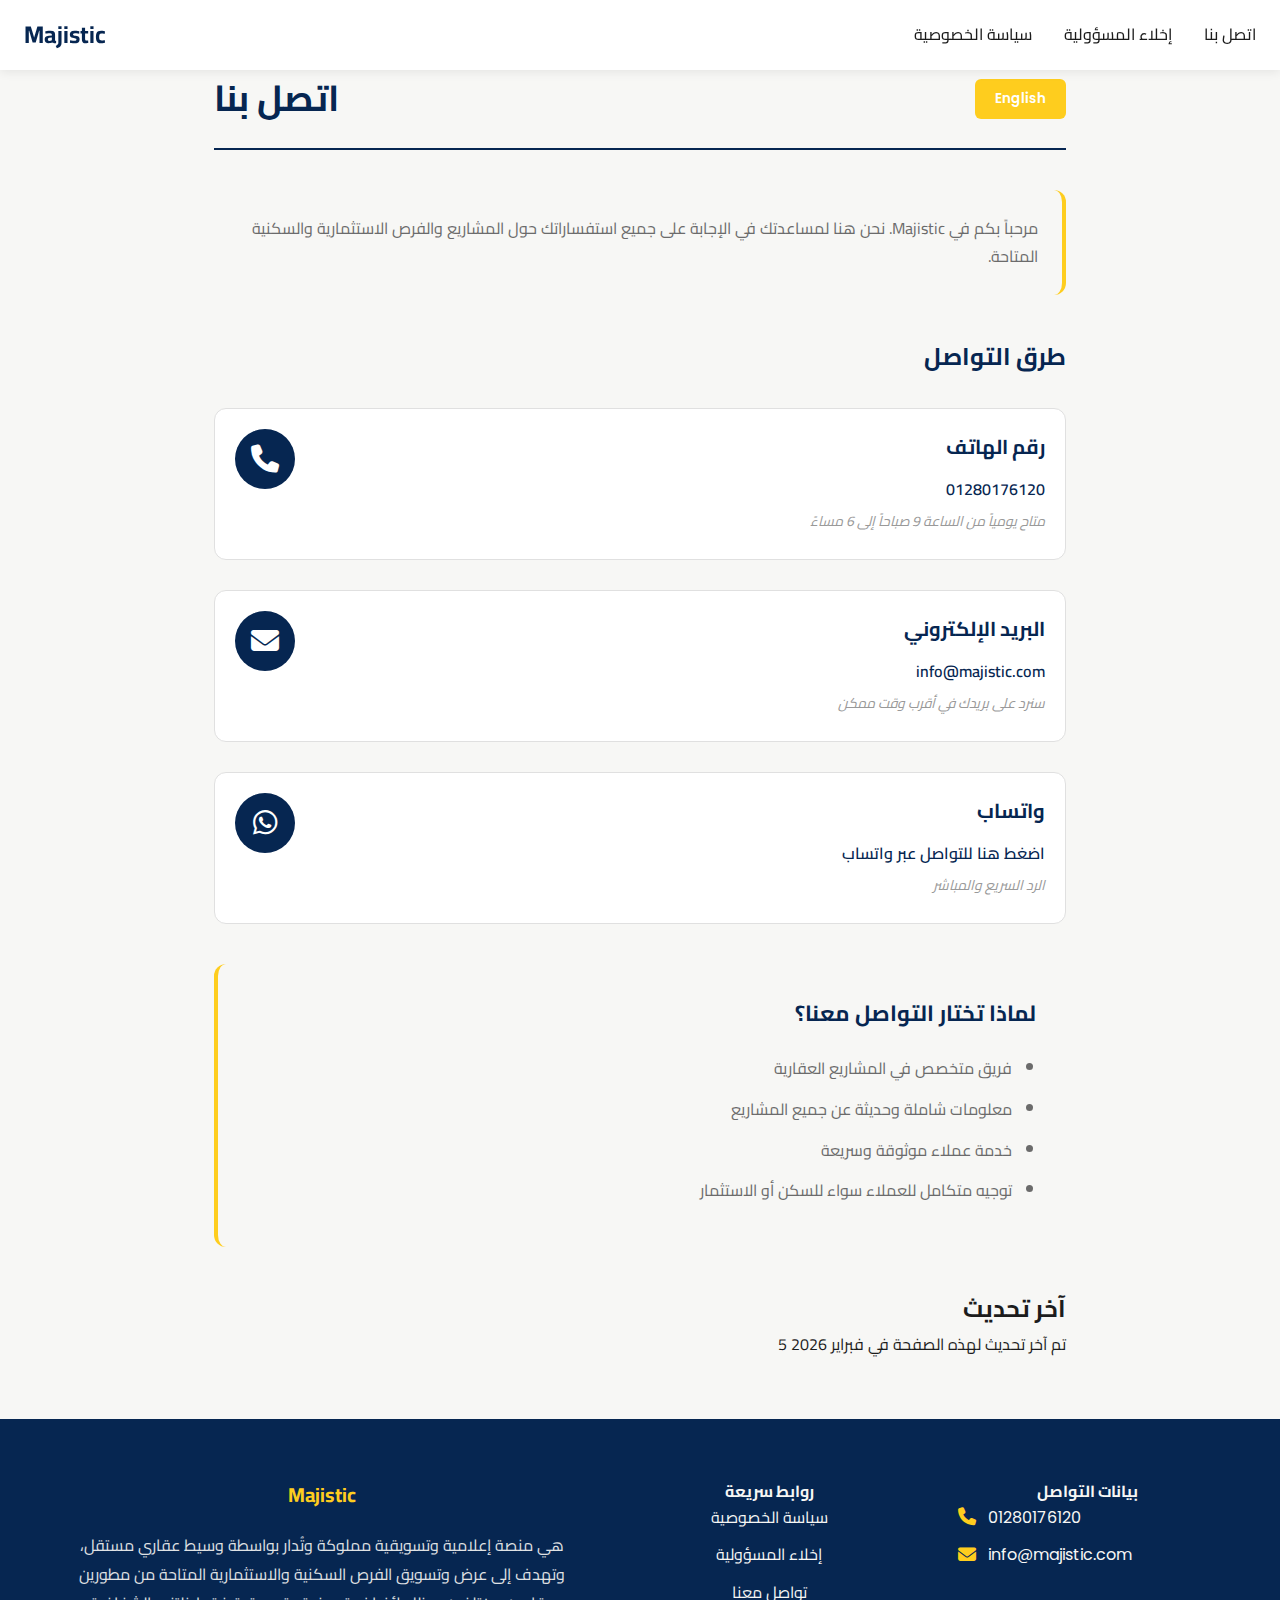
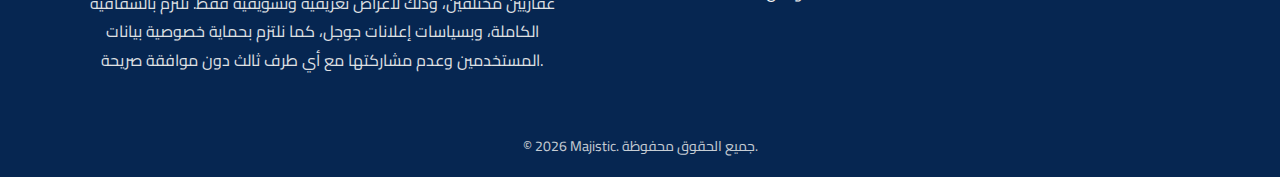
<file: contact.html>
<!DOCTYPE html>
<html lang="en">
<head>
    <meta charset="UTF-8">
    <meta name="viewport" content="width=device-width, initial-scale=1.0">
    <title>اتصل بنا - Majistic</title>
    <link rel="stylesheet" href="css/style.css">
    <link rel="preconnect" href="https://fonts.googleapis.com">
    <link rel="preconnect" href="https://fonts.gstatic.com" crossorigin>
    <link href="https://fonts.googleapis.com/css2?family=Cairo:wght@400;600;700&family=Poppins:wght@400;600;700&display=swap" rel="stylesheet">
    <link rel="stylesheet" href="https://cdnjs.cloudflare.com/ajax/libs/font-awesome/6.5.1/css/all.min.css" crossorigin="anonymous" referrerpolicy="no-referrer" />
    <!-- Google Tag Manager -->
    <script>(function(w,d,s,l,i){w[l]=w[l]||[];w[l].push({'gtm.start':
    new Date().getTime(),event:'gtm.js'});var f=d.getElementsByTagName(s)[0],
    j=d.createElement(s),dl=l!='dataLayer'?'&l='+l:'';j.async=true;j.src=
    'https://www.googletagmanager.com/gtm.js?id='+i+dl;f.parentNode.insertBefore(j,f);
    })(window,document,'script','dataLayer','GTM-MX5JVD54');</script>
    <!-- End Google Tag Manager -->
</head>
<body>
    <!-- Google Tag Manager (noscript) -->
    <noscript><iframe src="https://www.googletagmanager.com/ns.html?id=GTM-MX5JVD54"
    height="0" width="0" style="display:none;visibility:hidden"></iframe></noscript>
    <!-- End Google Tag Manager (noscript) -->
    <!-- Header/Navigation -->
    <header>
        <nav class="navbar">
            <a href="index.html" class="navbar-logo">Majistic</a>
            
            <ul class="navbar-menu">
                <li><a href="privacy.html">سياسة الخصوصية</a></li>
                <li><a href="disclaimer.html">إخلاء المسؤولية</a></li>
                <li><a href="contact.html">اتصل بنا</a></li>
            </ul>

            <div class="hamburger">
                <span></span>
                <span></span>
                <span></span>
            </div>
        </nav>
    </header>

    <div class="menu-overlay"></div>

    <!-- Main Content -->
    <main>
        <section class="contact-info-section">
            <div class="contact-header">
                <h1 id="contact-title">اتصل بنا</h1>
                <button class="lang-toggle" onclick="toggleLanguage()">English</button>
            </div>

            <!-- Arabic Content -->
            <div id="arabic-content" class="contact-content">
                <div class="contact-intro">
                    <p dir="auto">مرحباً بكم في <span dir="ltr">Majistic</span>. نحن هنا لمساعدتك في الإجابة على جميع استفساراتك حول المشاريع والفرص الاستثمارية والسكنية المتاحة.</p>
                </div>

                <div class="contact-methods">
                    <h2 dir="auto">طرق التواصل</h2>
                    
                    <div class="contact-item">
                        <div class="contact-icon">
                            <i class="fa-solid fa-phone"></i>
                        </div>
                        <div class="contact-details">
                            <h3 dir="auto">رقم الهاتف</h3>
                            <p dir="auto"><span dir="ltr"><a href="tel:+201280176120">01280176120</a></span></p>
                            <p class="contact-subtitle" dir="auto">متاح يومياً من الساعة 9 صباحاً إلى 6 مساءً</p>
                        </div>
                    </div>

                    <div class="contact-item">
                        <div class="contact-icon">
                            <i class="fa-solid fa-envelope"></i>
                        </div>
                        <div class="contact-details">
                            <h3 dir="auto">البريد الإلكتروني</h3>
                            <p dir="auto"><span dir="ltr"><a href="mailto:info@majistic.com">info@majistic.com</a></span></p>
                            <p class="contact-subtitle" dir="auto">سنرد على بريدك في أقرب وقت ممكن</p>
                        </div>
                    </div>

                    <div class="contact-item">
                        <div class="contact-icon">
                            <i class="fa-brands fa-whatsapp"></i>
                        </div>
                        <div class="contact-details">
                            <h3 dir="auto">واتساب</h3>
                            <p dir="auto"><span dir="ltr"><a href="https://wa.me/201280176120" target="_blank" rel="noopener">اضغط هنا للتواصل عبر واتساب</a></span></p>
                            <p class="contact-subtitle" dir="auto">الرد السريع والمباشر</p>
                        </div>
                    </div>
                </div>

                <div class="contact-message">
                    <h2 dir="auto">لماذا تختار التواصل معنا؟</h2>
                    <ul dir="auto">
                        <li>فريق متخصص في المشاريع العقارية</li>
                        <li>معلومات شاملة وحديثة عن جميع المشاريع</li>
                        <li>خدمة عملاء موثوقة وسريعة</li>
                        <li>توجيه متكامل للعملاء سواء للسكن أو الاستثمار</li>
                    </ul>
                </div>

                <h2 id="last-update-title" dir="auto">آخر تحديث</h2>
                <p id="last-update-date" dir="auto">تم آخر تحديث لهذه الصفحة في <span dir="ltr">5 فبراير 2026</span></p>
            </div>

            <!-- English Content -->
            <div id="english-content" class="contact-content" style="display:none;" dir="ltr">
                <div class="contact-intro">
                    <p dir="ltr">Welcome to <span dir="ltr">Majistic</span>. We are here to help you with all your inquiries about available real estate projects and investment opportunities.</p>
                </div>

                <div class="contact-methods">
                    <h2 dir="ltr">Contact Methods</h2>
                    
                    <div class="contact-item">
                        <div class="contact-icon">
                            <i class="fa-solid fa-phone"></i>
                        </div>
                        <div class="contact-details">
                            <h3 dir="ltr">Phone Number</h3>
                            <p dir="ltr"><span dir="ltr"><a href="tel:+201280176120">01280176120</a></span></p>
                            <p class="contact-subtitle" dir="ltr">Available daily from 9 AM to 6 PM</p>
                        </div>
                    </div>

                    <div class="contact-item">
                        <div class="contact-icon">
                            <i class="fa-solid fa-envelope"></i>
                        </div>
                        <div class="contact-details">
                            <h3 dir="ltr">Email</h3>
                            <p dir="ltr"><span dir="ltr"><a href="mailto:info@majistic.com">info@majistic.com</a></span></p>
                            <p class="contact-subtitle" dir="ltr">We will reply to your email as soon as possible</p>
                        </div>
                    </div>

                    <div class="contact-item">
                        <div class="contact-icon">
                            <i class="fa-brands fa-whatsapp"></i>
                        </div>
                        <div class="contact-details">
                            <h3 dir="ltr">WhatsApp</h3>
                            <p dir="ltr"><span dir="ltr"><a href="https://wa.me/201280176120" target="_blank" rel="noopener">Click here to contact us via WhatsApp</a></span></p>
                            <p class="contact-subtitle" dir="ltr">Fast and direct communication</p>
                        </div>
                    </div>
                </div>

                <div class="contact-message">
                    <h2 dir="ltr">Why Choose Us?</h2>
                    <ul dir="ltr">
                        <li>Specialized team in real estate projects</li>
                        <li>Comprehensive and up-to-date information about all projects</li>
                        <li>Reliable and fast customer service</li>
                        <li>Integrated guidance for clients whether for living or investment</li>
                    </ul>
                </div>

                <h2 dir="ltr">Last Update</h2>
                <p dir="ltr">This page was last updated on <span dir="ltr">February 5, 2026</span></p>
            </div>
        </section>
    </main>

    <!-- Footer -->
    <footer>
        <div class="footer-container">
            <div class="footer-about">
                <h3>Majistic</h3>
                <p>هي منصة إعلامية وتسويقية مملوكة وتُدار بواسطة وسيط عقاري مستقل، وتهدف إلى عرض وتسويق الفرص السكنية والاستثمارية المتاحة من مطورين عقاريين مختلفين، وذلك لأغراض تعريفية وتسويقية فقط. نلتزم بالشفافية الكاملة، وبسياسات إعلانات جوجل، كما نلتزم بحماية خصوصية بيانات المستخدمين وعدم مشاركتها مع أي طرف ثالث دون موافقة صريحة.</p>
            </div>

            <div class="footer-links">
                <h4>روابط سريعة</h4>
                <ul>
                    <li><a href="privacy.html">سياسة الخصوصية</a></li>
                    <li><a href="disclaimer.html">إخلاء المسؤولية</a></li>
                    <li><a href="contact.html">تواصل معنا</a></li>
                </ul>
            </div>

            <div class="footer-contact">
                <h4>بيانات التواصل</h4>
                <ul>
                    <li>
                        <i class="fa-solid fa-phone"></i>
                        <a href="tel:+201280176120">01280176120</a>
                    </li>
                    <li>
                        <i class="fa-solid fa-envelope"></i>
                        <a href="mailto:info@majistic.com">info@majistic.com</a>
                    </li>
                </ul>
            </div>
        </div>

        <div class="footer-bottom">
            <p>&copy; 2026 Majistic. جميع الحقوق محفوظة.</p>
        </div>
    </footer>

    <script src="js/script.js"></script>

    <script>
    // Update last update section when language toggles
    const originalToggleLanguage = window.toggleLanguage;
    window.toggleLanguage = function() {
        originalToggleLanguage();
        const arabicContent = document.getElementById('arabic-content');
        const englishContent = document.getElementById('english-content');
        const contactTitle = document.getElementById('contact-title');
        
        if (arabicContent.style.display !== 'none') {
            arabicContent.style.display = 'block';
            englishContent.style.display = 'none';
            contactTitle.textContent = 'اتصل بنا';
        } else {
            arabicContent.style.display = 'none';
            englishContent.style.display = 'block';
            contactTitle.textContent = 'Contact Us';
        }
    }
    </script>
</body>
</html>
</file>
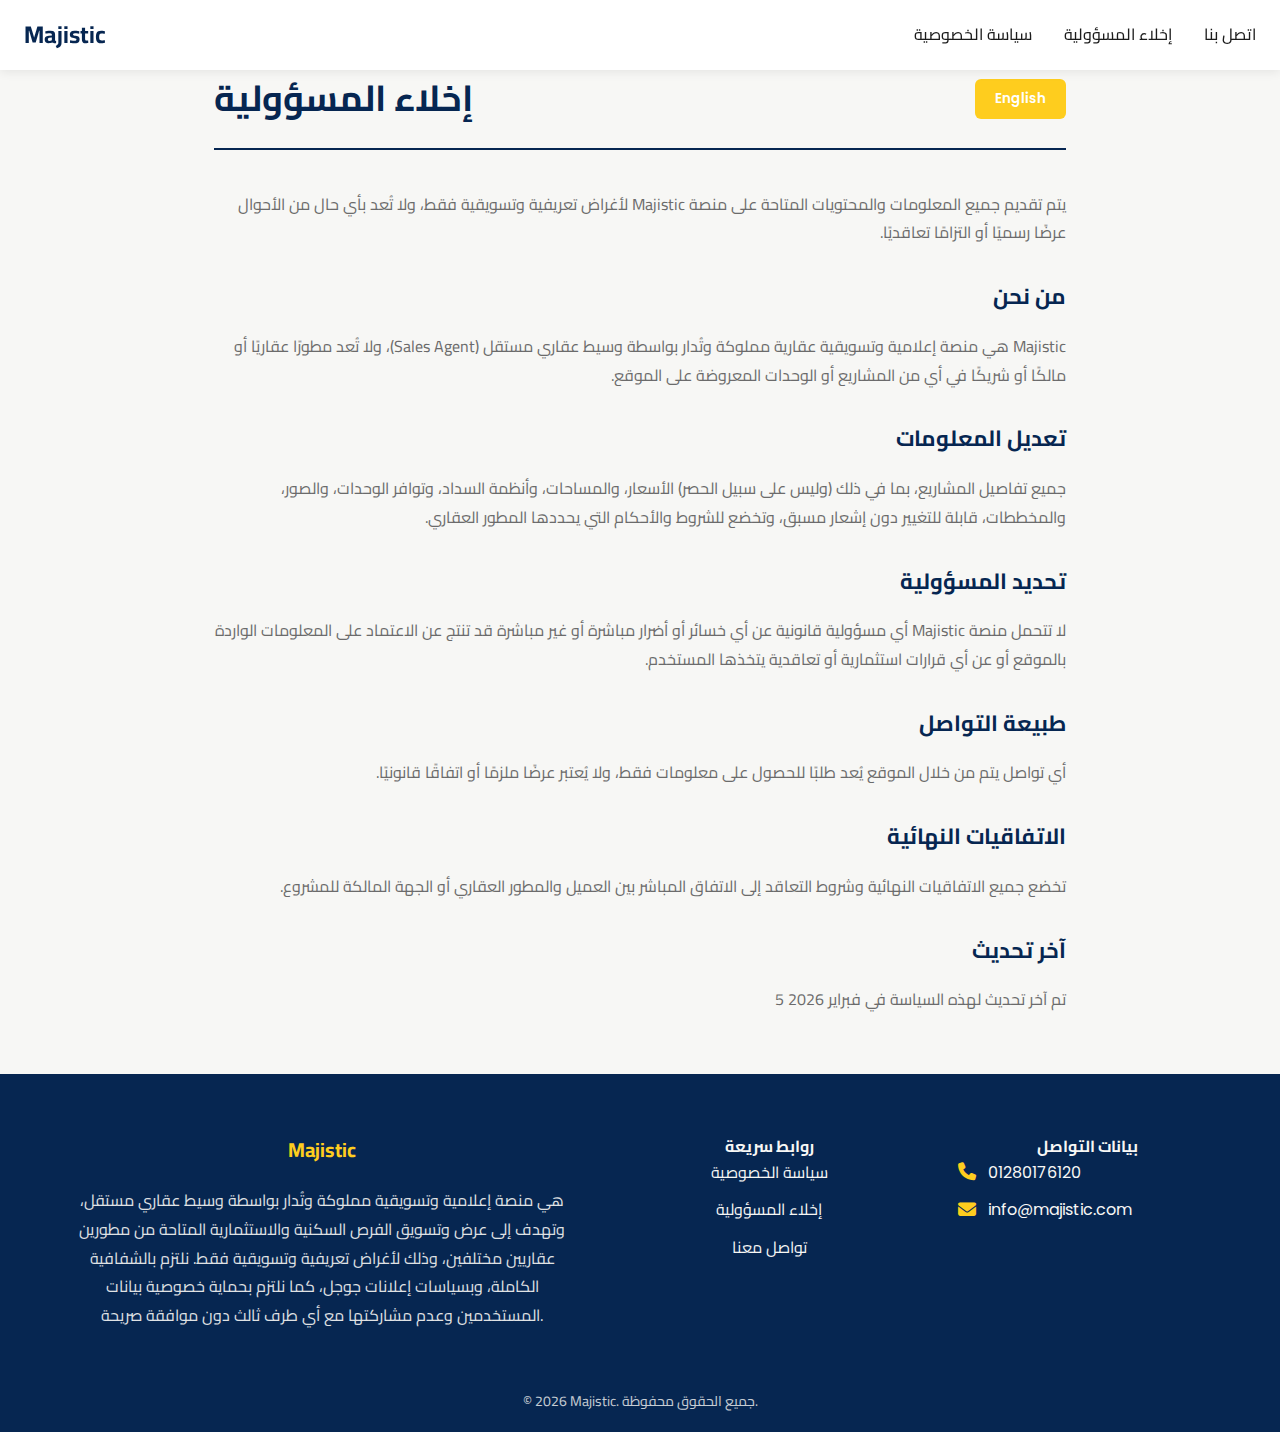
<file: disclaimer.html>
<!DOCTYPE html>
<html lang="en">
<head>
    <meta charset="UTF-8">
    <meta name="viewport" content="width=device-width, initial-scale=1.0">
    <title>إخلاء المسؤولية - Majistic</title>
    <link rel="stylesheet" href="css/style.css">
    <link rel="preconnect" href="https://fonts.googleapis.com">
    <link rel="preconnect" href="https://fonts.gstatic.com" crossorigin>
    <link href="https://fonts.googleapis.com/css2?family=Cairo:wght@400;600;700&family=Poppins:wght@400;600;700&display=swap" rel="stylesheet">
    <link rel="stylesheet" href="https://cdnjs.cloudflare.com/ajax/libs/font-awesome/6.5.1/css/all.min.css" crossorigin="anonymous" referrerpolicy="no-referrer" />
    <!-- Google Tag Manager -->
    <script>(function(w,d,s,l,i){w[l]=w[l]||[];w[l].push({'gtm.start':
    new Date().getTime(),event:'gtm.js'});var f=d.getElementsByTagName(s)[0],
    j=d.createElement(s),dl=l!='dataLayer'?'&l='+l:'';j.async=true;j.src=
    'https://www.googletagmanager.com/gtm.js?id='+i+dl;f.parentNode.insertBefore(j,f);
    })(window,document,'script','dataLayer','GTM-MX5JVD54');</script>
    <!-- End Google Tag Manager -->
</head>
<body>
    <!-- Google Tag Manager (noscript) -->
    <noscript><iframe src="https://www.googletagmanager.com/ns.html?id=GTM-MX5JVD54"
    height="0" width="0" style="display:none;visibility:hidden"></iframe></noscript>
    <!-- End Google Tag Manager (noscript) -->
    <!-- Header/Navigation -->
    <header>
        <nav class="navbar">
            <a href="index.html" class="navbar-logo">Majistic</a>
            
            <ul class="navbar-menu">
                <li><a href="privacy.html">سياسة الخصوصية</a></li>
                <li><a href="disclaimer.html">إخلاء المسؤولية</a></li>
                <li><a href="contact.html">اتصل بنا</a></li>
            </ul>

            <div class="hamburger">
                <span></span>
                <span></span>
                <span></span>
            </div>
        </nav>
    </header>

    <div class="menu-overlay"></div>

    <!-- Main Content -->
    <main>
        <section class="policy-section">
            <div class="policy-header">
                <h1 id="policy-title">إخلاء المسؤولية</h1>
                <button class="lang-toggle" onclick="toggleLanguage()">English</button>
            </div>

            <!-- Arabic Content -->
            <div id="arabic-content" class="policy-content">
                <p dir="auto">يتم تقديم جميع المعلومات والمحتويات المتاحة على منصة <span dir="ltr">Majistic</span> لأغراض تعريفية وتسويقية فقط، ولا تُعد بأي حال من الأحوال عرضًا رسميًا أو التزامًا تعاقديًا.</p>

                <h2 dir="auto">من نحن</h2>
                <p dir="auto"><span dir="ltr">Majistic</span> هي منصة إعلامية وتسويقية عقارية مملوكة وتُدار بواسطة وسيط عقاري مستقل (<span dir="ltr">Sales Agent</span>)، ولا تُعد مطورًا عقاريًا أو مالكًا أو شريكًا في أي من المشاريع أو الوحدات المعروضة على الموقع.</p>

                <h2 dir="auto">تعديل المعلومات</h2>
                <p dir="auto">جميع تفاصيل المشاريع، بما في ذلك (وليس على سبيل الحصر) الأسعار، والمساحات، وأنظمة السداد، وتوافر الوحدات، والصور، والمخططات، قابلة للتغيير دون إشعار مسبق، وتخضع للشروط والأحكام التي يحددها المطور العقاري.</p>

                <h2 dir="auto">تحديد المسؤولية</h2>
                <p dir="auto">لا تتحمل منصة <span dir="ltr">Majistic</span> أي مسؤولية قانونية عن أي خسائر أو أضرار مباشرة أو غير مباشرة قد تنتج عن الاعتماد على المعلومات الواردة بالموقع أو عن أي قرارات استثمارية أو تعاقدية يتخذها المستخدم.</p>

                <h2 dir="auto">طبيعة التواصل</h2>
                <p dir="auto">أي تواصل يتم من خلال الموقع يُعد طلبًا للحصول على معلومات فقط، ولا يُعتبر عرضًا ملزمًا أو اتفاقًا قانونيًا.</p>

                <h2 dir="auto">الاتفاقيات النهائية</h2>
                <p dir="auto">تخضع جميع الاتفاقيات النهائية وشروط التعاقد إلى الاتفاق المباشر بين العميل والمطور العقاري أو الجهة المالكة للمشروع.</p>

                <h2 id="last-update-title" dir="auto">آخر تحديث</h2>
                <p id="last-update-date" dir="auto">تم آخر تحديث لهذه السياسة في <span dir="ltr">5 فبراير 2026</span></p>
            </div>

            <!-- English Content -->
            <div id="english-content" class="policy-content" style="display:none;" dir="ltr">
                <p dir="ltr">All information and content available on the <span dir="ltr">Majistic</span> platform is provided for informational and marketing purposes only, and does not constitute any official offer or contractual obligation.</p>

                <h2 dir="ltr">Who We Are</h2>
                <p dir="ltr"><span dir="ltr">Majistic</span> is an online real estate marketing and media platform owned and operated by an independent real estate broker (Sales Agent), and is not a real estate developer, owner, or partner in any of the projects or units listed on the website.</p>

                <h2 dir="ltr">Information Subject to Change</h2>
                <p dir="ltr">All project details, including but not limited to prices, areas, payment plans, unit availability, images, and floor plans, are subject to change without prior notice and are subject to the terms and conditions set by the real estate developer.</p>

                <h2 dir="ltr">Limitation of Liability</h2>
                <p dir="ltr"><span dir="ltr">Majistic</span> assumes no legal responsibility for any direct or indirect losses or damages that may result from relying on the information contained on the website or from any investment or contractual decisions made by the user.</p>

                <h2 dir="ltr">Nature of Communication</h2>
                <p dir="ltr">Any communication through the website is considered a request for information only and does not constitute a binding offer or legal agreement.</p>

                <h2 dir="ltr">Final Agreements</h2>
                <p dir="ltr">All final agreements and terms of contract are subject to direct agreement between the client and the real estate developer or the party owning the project.</p>

                <h2 dir="ltr">Last Update</h2>
                <p dir="ltr">This policy was last updated on <span dir="ltr">February 5, 2026</span></p>
            </div>

            <div id="english-last-update" style="display:none; margin-top: 40px; padding-top: 20px; border-top: 1px solid #E0E0E0;"></div>
        </section>
    </main>

    <script>
    // Update last update section when language toggles
    const originalToggleLanguage = window.toggleLanguage;
    window.toggleLanguage = function() {
        originalToggleLanguage();
        const arabicContent = document.getElementById('arabic-content');
        const englishContent = document.getElementById('english-content');
        
        if (arabicContent.style.display !== 'none') {
            arabicContent.style.display = 'block';
            englishContent.style.display = 'none';
        } else {
            arabicContent.style.display = 'none';
            englishContent.style.display = 'block';
        }
    }
    </script>

    <!-- Footer -->
    <footer>
        <div class="footer-container">
            <div class="footer-about">
                <h3>Majistic</h3>
                <p>هي منصة إعلامية وتسويقية مملوكة وتُدار بواسطة وسيط عقاري مستقل، وتهدف إلى عرض وتسويق الفرص السكنية والاستثمارية المتاحة من مطورين عقاريين مختلفين، وذلك لأغراض تعريفية وتسويقية فقط. نلتزم بالشفافية الكاملة، وبسياسات إعلانات جوجل، كما نلتزم بحماية خصوصية بيانات المستخدمين وعدم مشاركتها مع أي طرف ثالث دون موافقة صريحة.</p>
            </div>

            <div class="footer-links">
                <h4>روابط سريعة</h4>
                <ul>
                    <li><a href="privacy.html">سياسة الخصوصية</a></li>
                    <li><a href="disclaimer.html">إخلاء المسؤولية</a></li>
                    <li><a href="contact.html">تواصل معنا</a></li>
                </ul>
            </div>

            <div class="footer-contact">
                <h4>بيانات التواصل</h4>
                <ul>
                    <li>
                        <i class="fa-solid fa-phone"></i>
                        <a href="tel:+201280176120">01280176120</a>
                    </li>
                    <li>
                        <i class="fa-solid fa-envelope"></i>
                        <a href="mailto:info@majistic.com">info@majistic.com</a>
                    </li>
                </ul>
            </div>
        </div>

        <div class="footer-bottom">
            <p>&copy; 2026 Majistic. جميع الحقوق محفوظة.</p>
        </div>
    </footer>

    <script src="js/script.js"></script>
</body>
</html>
</file>
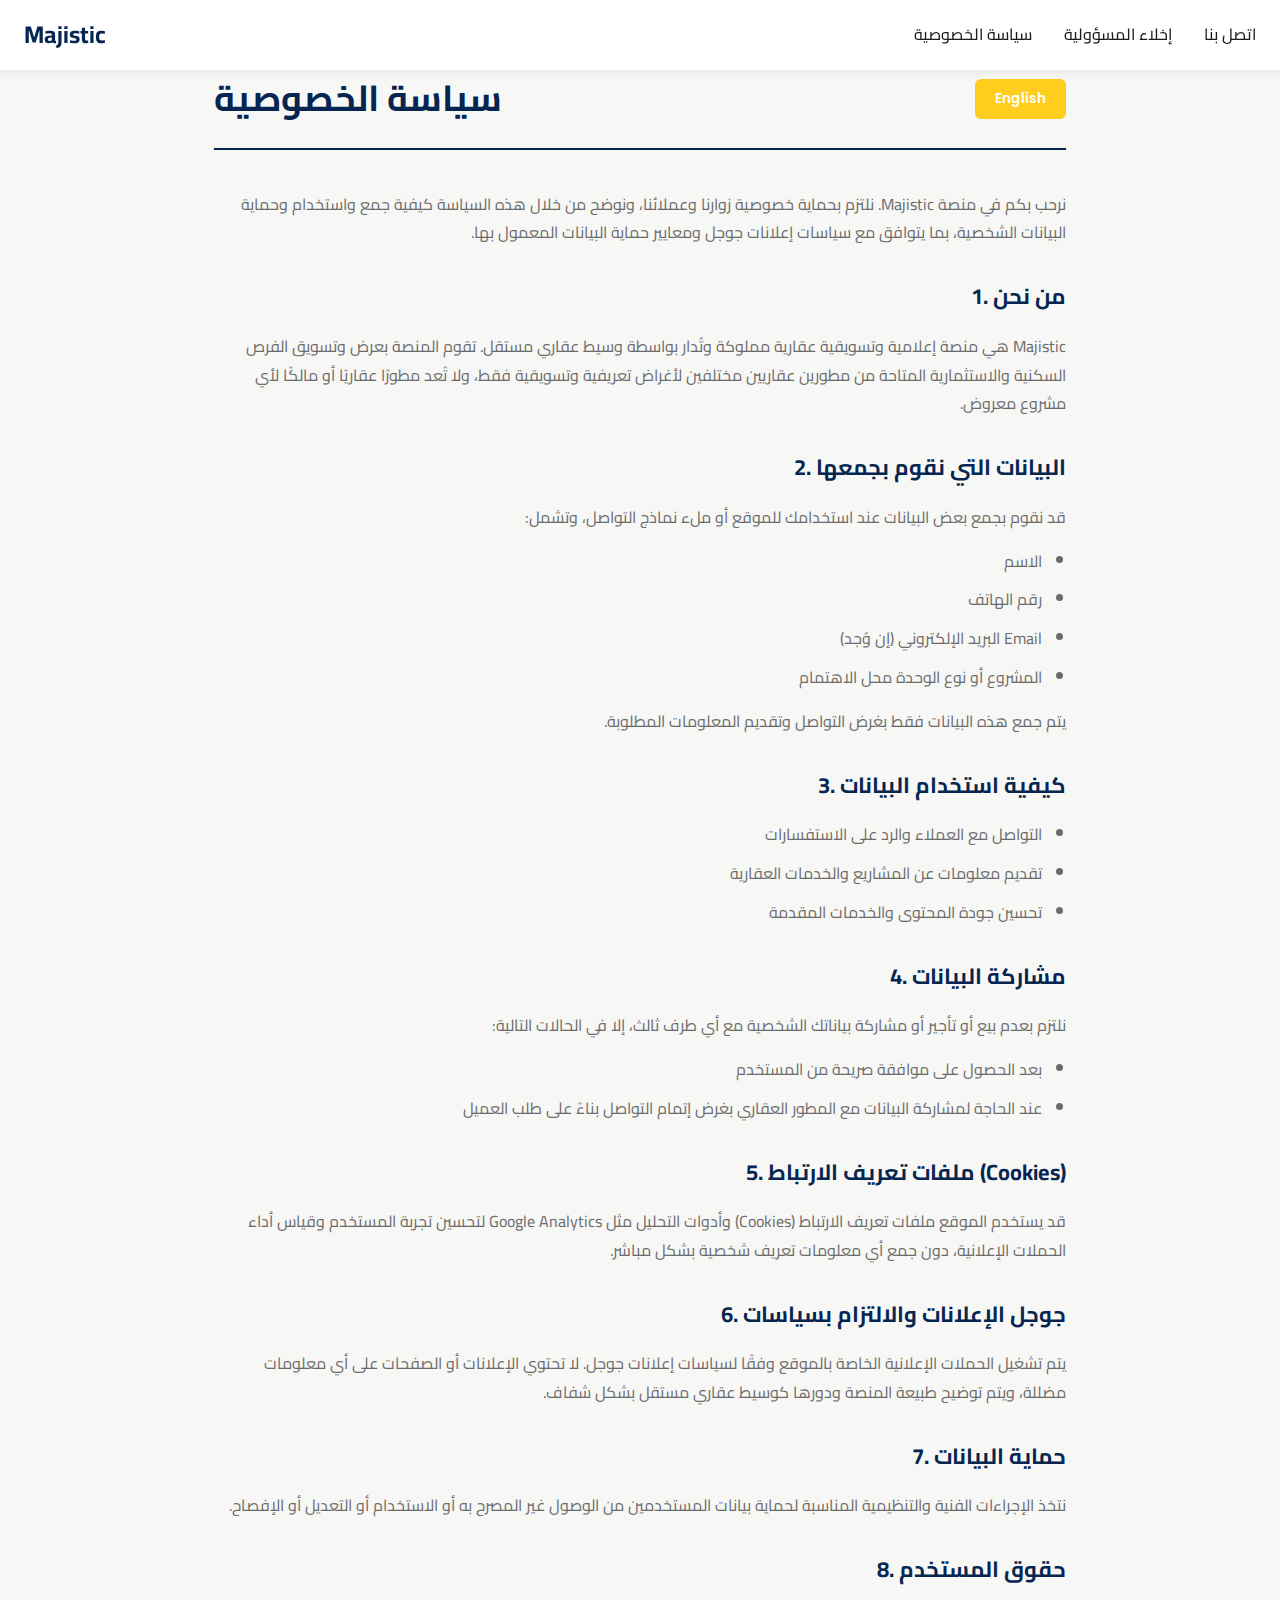
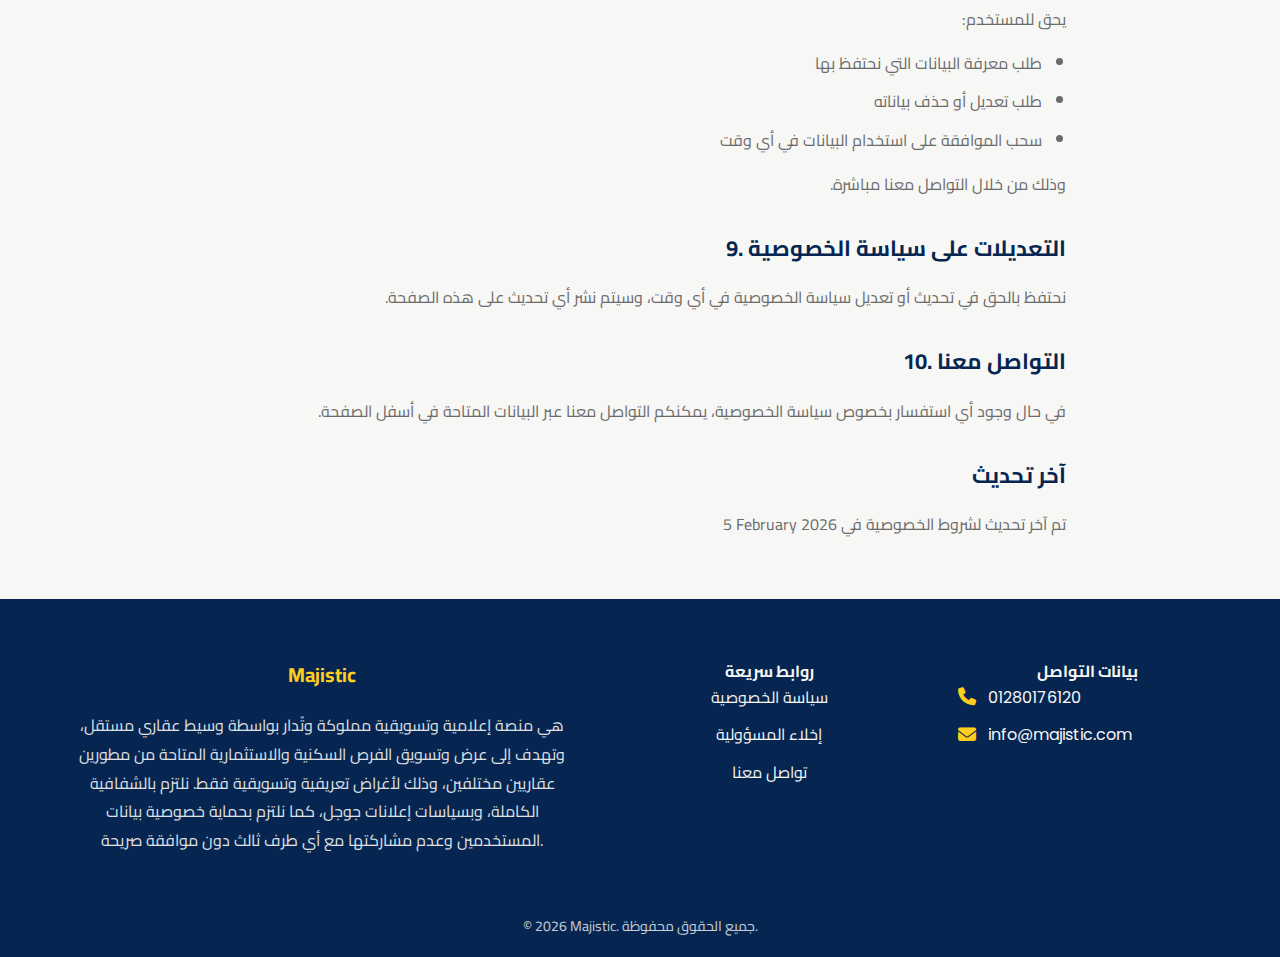
<file: privacy.html>
<!DOCTYPE html>
<html lang="en">
<head>
    <meta charset="UTF-8">
    <meta name="viewport" content="width=device-width, initial-scale=1.0">
    <title>سياسة الخصوصية - Majistic</title>
    <link rel="stylesheet" href="css/style.css">
    <link rel="preconnect" href="https://fonts.googleapis.com">
    <link rel="preconnect" href="https://fonts.gstatic.com" crossorigin>
    <link href="https://fonts.googleapis.com/css2?family=Cairo:wght@400;600;700&family=Poppins:wght@400;600;700&display=swap" rel="stylesheet">
    <link rel="stylesheet" href="https://cdnjs.cloudflare.com/ajax/libs/font-awesome/6.5.1/css/all.min.css" crossorigin="anonymous" referrerpolicy="no-referrer" />
    <!-- Google Tag Manager -->
    <script>(function(w,d,s,l,i){w[l]=w[l]||[];w[l].push({'gtm.start':
    new Date().getTime(),event:'gtm.js'});var f=d.getElementsByTagName(s)[0],
    j=d.createElement(s),dl=l!='dataLayer'?'&l='+l:'';j.async=true;j.src=
    'https://www.googletagmanager.com/gtm.js?id='+i+dl;f.parentNode.insertBefore(j,f);
    })(window,document,'script','dataLayer','GTM-MX5JVD54');</script>
    <!-- End Google Tag Manager -->
</head>
<body>
    <!-- Google Tag Manager (noscript) -->
    <noscript><iframe src="https://www.googletagmanager.com/ns.html?id=GTM-MX5JVD54"
    height="0" width="0" style="display:none;visibility:hidden"></iframe></noscript>
    <!-- End Google Tag Manager (noscript) -->
    <!-- Header/Navigation -->
    <header>
        <nav class="navbar">
            <a href="index.html" class="navbar-logo">Majistic</a>
            
            <ul class="navbar-menu">
                <li><a href="privacy.html">سياسة الخصوصية</a></li>
                <li><a href="disclaimer.html">إخلاء المسؤولية</a></li>
                <li><a href="contact.html">اتصل بنا</a></li>
            </ul>

            <div class="hamburger">
                <span></span>
                <span></span>
                <span></span>
            </div>
        </nav>
    </header>

    <div class="menu-overlay"></div>

    <!-- Main Content -->
    <main>
        <section class="policy-section">
            <div class="policy-header">
                <h1 id="policy-title">سياسة الخصوصية</h1>
                <button class="lang-toggle" onclick="toggleLanguage()">English</button>
            </div>

            <!-- Arabic Content -->
            <div id="arabic-content" class="policy-content">
                <p dir="auto">نرحب بكم في منصة <span dir="ltr">Majistic</span>. نلتزم بحماية خصوصية زوارنا وعملائنا، ونوضح من خلال هذه السياسة كيفية جمع واستخدام وحماية البيانات الشخصية، بما يتوافق مع سياسات إعلانات <span dir="ltr">جوجل</span> ومعايير حماية البيانات المعمول بها.</p>

                <h2>1. من نحن</h2>
                <p dir="auto"><span dir="ltr">Majistic</span> هي منصة إعلامية وتسويقية عقارية مملوكة وتُدار بواسطة وسيط عقاري مستقل. تقوم المنصة بعرض وتسويق الفرص السكنية والاستثمارية المتاحة من مطورين عقاريين مختلفين لأغراض تعريفية وتسويقية فقط، ولا تُعد مطورًا عقاريًا أو مالكًا لأي مشروع معروض.</p>

                <h2>2. البيانات التي نقوم بجمعها</h2>
                <p dir="auto">قد نقوم بجمع بعض البيانات عند استخدامك للموقع أو ملء نماذج التواصل، وتشمل:</p>
                <ul dir="auto">
                    <li>الاسم</li>
                    <li>رقم الهاتف</li>
                    <li><span dir="ltr">Email</span> البريد الإلكتروني (إن وُجد)</li>
                    <li>المشروع أو نوع الوحدة محل الاهتمام</li>
                </ul>
                <p dir="auto">يتم جمع هذه البيانات فقط بغرض التواصل وتقديم المعلومات المطلوبة.</p>

                <h2>3. كيفية استخدام البيانات</h2>
                <ul dir="auto">
                    <li>التواصل مع العملاء والرد على الاستفسارات</li>
                    <li>تقديم معلومات عن المشاريع والخدمات العقارية</li>
                    <li>تحسين جودة المحتوى والخدمات المقدمة</li>
                </ul>

                <h2>4. مشاركة البيانات</h2>
                <p dir="auto">نلتزم بعدم بيع أو تأجير أو مشاركة بياناتك الشخصية مع أي طرف ثالث، إلا في الحالات التالية:</p>
                <ul dir="auto">
                    <li>بعد الحصول على موافقة صريحة من المستخدم</li>
                    <li>عند الحاجة لمشاركة البيانات مع المطور العقاري بغرض إتمام التواصل بناءً على طلب العميل</li>
                </ul>

                <h2>5. ملفات تعريف الارتباط (<span dir="ltr">Cookies</span>)</h2>
                <p dir="auto">قد يستخدم الموقع ملفات تعريف الارتباط (<span dir="ltr">Cookies</span>) وأدوات التحليل مثل <span dir="ltr">Google Analytics</span> لتحسين تجربة المستخدم وقياس أداء الحملات الإعلانية، دون جمع أي معلومات تعريف شخصية بشكل مباشر.</p>

                <h2>6. الإعلانات والالتزام بسياسات <span dir="ltr">جوجل</span></h2>
                <p dir="auto">يتم تشغيل الحملات الإعلانية الخاصة بالموقع وفقًا لسياسات إعلانات <span dir="ltr">جوجل</span>. لا تحتوي الإعلانات أو الصفحات على أي معلومات مضللة، ويتم توضيح طبيعة المنصة ودورها كوسيط عقاري مستقل بشكل شفاف.</p>

                <h2>7. حماية البيانات</h2>
                <p dir="auto">نتخذ الإجراءات الفنية والتنظيمية المناسبة لحماية بيانات المستخدمين من الوصول غير المصرح به أو الاستخدام أو التعديل أو الإفصاح.</p>

                <h2>8. حقوق المستخدم</h2>
                <p dir="auto">يحق للمستخدم:</p>
                <ul dir="auto">
                    <li>طلب معرفة البيانات التي نحتفظ بها</li>
                    <li>طلب تعديل أو حذف بياناته</li>
                    <li>سحب الموافقة على استخدام البيانات في أي وقت</li>
                </ul>
                <p dir="auto">وذلك من خلال التواصل معنا مباشرة.</p>

                <h2>9. التعديلات على سياسة الخصوصية</h2>
                <p dir="auto">نحتفظ بالحق في تحديث أو تعديل سياسة الخصوصية في أي وقت، وسيتم نشر أي تحديث على هذه الصفحة.</p>

                <h2>10. التواصل معنا</h2>
                <p dir="auto">في حال وجود أي استفسار بخصوص سياسة الخصوصية، يمكنكم التواصل معنا عبر البيانات المتاحة في أسفل الصفحة.</p>
                <h2 id="last-update-title"> آخر تحديث </h2>
                <p id="last-update-date" dir="auto"> تم آخر تحديث لشروط الخصوصية في    <span dir="ltr">5  February 2026</span></p>            
            </div>


            <!-- English Content -->
            <div id="english-content" class="policy-content" style="display:none;" dir="ltr">
                <p dir="ltr">We welcome you to the <span dir="ltr">Majistic</span> platform. We are committed to protecting the privacy of our visitors and clients, and through this policy, we clarify how we collect, use, and protect personal data in compliance with <span dir="ltr">Google Ads</span> policies and applicable data protection standards.</p>

                <h2 dir="ltr">1. Who We Are</h2>
                <p dir="ltr"><span dir="ltr">Majistic</span> is an online real estate marketing and media platform owned and operated by an independent real estate broker. The platform displays and markets available residential and investment opportunities from various real estate developers for informational and marketing purposes only, and is not a real estate developer or owner of any listed projects.</p>

                <h2 dir="ltr">2. Data We Collect</h2>
                <p dir="ltr">We may collect certain data when you use the website or fill out contact forms, including:</p>
                <ul dir="ltr">
                    <li dir="ltr">Name</li>
                    <li dir="ltr">Phone Number</li>
                    <li dir="ltr"><span dir="ltr">Email</span> Address (if provided)</li>
                    <li dir="ltr">Project or Unit Type of Interest</li>
                </ul>
                <p dir="ltr">This data is collected solely for the purpose of communication and providing requested information.</p>

                <h2 dir="ltr">3. How We Use Your Data</h2>
                <ul dir="ltr">
                    <li dir="ltr">Contacting clients and responding to inquiries</li>
                    <li dir="ltr">Providing information about real estate projects and services</li>
                    <li dir="ltr">Improving the quality of content and services provided</li>
                </ul>

                <h2 dir="ltr">4. Data Sharing</h2>
                <p dir="ltr">We are committed to not selling, renting, or sharing your personal data with any third party, except in the following cases:</p>
                <ul dir="ltr">
                    <li dir="ltr">After obtaining explicit consent from the user</li>
                    <li dir="ltr">When necessary to share data with the real estate developer to complete communication based on the client's request</li>
                </ul>

                <h2 dir="ltr">5. Cookies and Tracking</h2>
                <p dir="ltr">The website may use cookies and analytics tools such as <span dir="ltr">Google Analytics</span> to improve user experience and measure advertising campaign performance, without directly collecting any personally identifiable information.</p>

                <h2 dir="ltr">6. Advertisements and Google Policy Compliance</h2>
                <p dir="ltr">The website's advertising campaigns are run in accordance with <span dir="ltr">Google Ads</span> policies. Advertisements or pages do not contain any misleading information, and the nature of the platform and its role as an independent real estate broker is clearly disclosed.</p>

                <h2 dir="ltr">7. Data Protection</h2>
                <p dir="ltr">We take appropriate technical and organizational measures to protect user data from unauthorized access, use, modification, or disclosure.</p>

                <h2 dir="ltr">8. User Rights</h2>
                <p dir="ltr">Users have the right to:</p>
                <ul dir="ltr">
                    <li dir="ltr">Request information about the data we maintain</li>
                    <li dir="ltr">Request modification or deletion of their data</li>
                    <li dir="ltr">Withdraw consent for data use at any time</li>
                </ul>
                <p dir="ltr">This can be done by contacting us directly.</p>

                <h2 dir="ltr">9. Changes to Privacy Policy</h2>
                <p dir="ltr">We reserve the right to update or modify this privacy policy at any time, and any updates will be posted on this page.</p>

                <h2 dir="ltr">10. Contact Us</h2>
                <p dir="ltr">If you have any questions about this privacy policy, you can contact us through the contact methods available on the website.</p>
                <h2 id="last-update-title"> Last Update </h2>
                <p id="last-update-date" dir="auto">  Privecy terms last update on    <span dir="ltr">5  February 2026</span></p>
            </div>

            <div id="english-last-update" style="display:none; margin-top: 40px; padding-top: 20px; border-top: 1px solid #E0E0E0;">
                <h2 dir="ltr" style="font-family: 'Poppins', sans-serif; font-size: 22px; color: #1F3D2B; margin-bottom: 15px;">Last Update</h2>
                <p dir="ltr" style="font-family: 'Poppins', sans-serif; color: #6B6B6B; font-size: 16px;">This policy was last updated on <span dir="ltr">February 5, 2026</span></p>
            </div>
        </section>
    </main>

    <script>
    // Update last update section when language toggles
    const originalToggleLanguage = window.toggleLanguage;
    window.toggleLanguage = function() {
        originalToggleLanguage();
        const arabicUpdate = document.querySelector('#last-update-title').parentElement;
        const englishUpdate = document.getElementById('english-last-update');
        
        if (arabicUpdate.style.display !== 'none') {
            arabicUpdate.style.display = 'block';
            englishUpdate.style.display = 'none';
        } else {
            arabicUpdate.style.display = 'none';
            englishUpdate.style.display = 'block';
        }
    }
    </script>

    <!-- Footer -->
    <footer>
        <div class="footer-container">
            <div class="footer-about">
                <h3>Majistic</h3>
                <p>هي منصة إعلامية وتسويقية مملوكة وتُدار بواسطة وسيط عقاري مستقل، وتهدف إلى عرض وتسويق الفرص السكنية والاستثمارية المتاحة من مطورين عقاريين مختلفين، وذلك لأغراض تعريفية وتسويقية فقط. نلتزم بالشفافية الكاملة، وبسياسات إعلانات جوجل، كما نلتزم بحماية خصوصية بيانات المستخدمين وعدم مشاركتها مع أي طرف ثالث دون موافقة صريحة.</p>
            </div>

            <div class="footer-links">
                <h4>روابط سريعة</h4>
                <ul>
                    <li><a href="privacy.html">سياسة الخصوصية</a></li>
                    <li><a href="disclaimer.html">إخلاء المسؤولية</a></li>
                    <li><a href="contact.html">تواصل معنا</a></li>
                </ul>
            </div>

            <div class="footer-contact">
                <h4>بيانات التواصل</h4>
                <ul>
                    <li>
                        <i class="fa-solid fa-phone"></i>
                        <a href="tel:+201280176120">01280176120</a>
                    </li>
                    <li>
                        <i class="fa-solid fa-envelope"></i>
                        <a href="mailto:info@majistic.com">info@majistic.com</a>
                    </li>
                </ul>
            </div>
        </div>

        <div class="footer-bottom">
            <p>&copy; 2026 Majistic. جميع الحقوق محفوظة.</p>
        </div>
    </footer>

    <script src="js/script.js"></script>
</body>
</html>
</file>
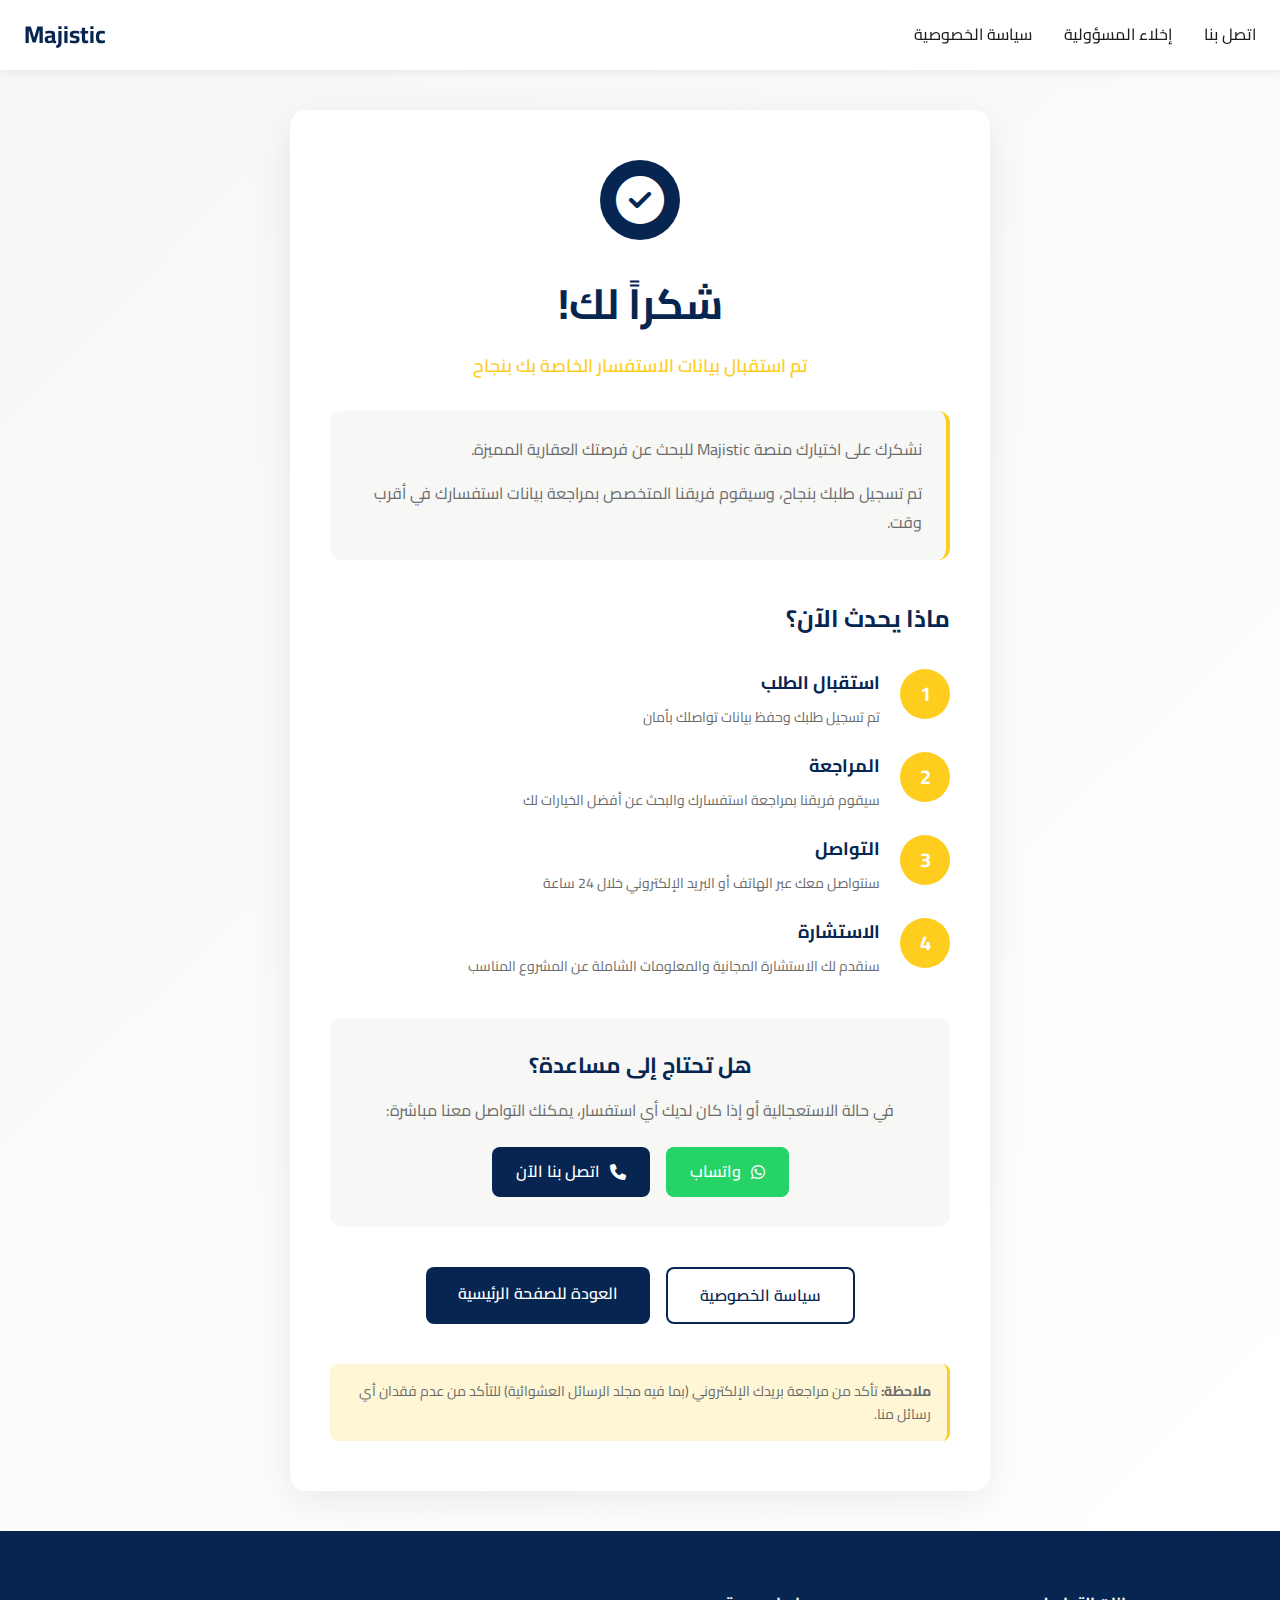
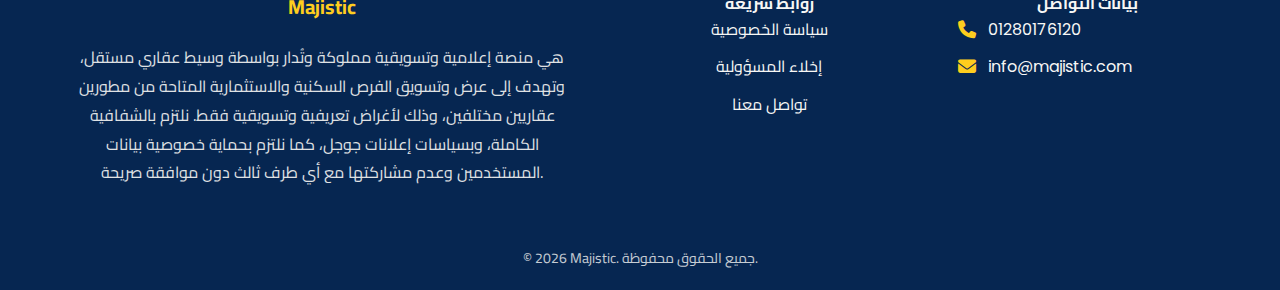
<file: thank-you.html>
<!DOCTYPE html>
<html lang="en">
<head>
    <meta charset="UTF-8">
    <meta name="viewport" content="width=device-width, initial-scale=1.0">
    <title>شكراً لك - Majistic</title>
    <link rel="stylesheet" href="css/style.css">
    <link rel="preconnect" href="https://fonts.googleapis.com">
    <link rel="preconnect" href="https://fonts.gstatic.com" crossorigin>
    <link href="https://fonts.googleapis.com/css2?family=Cairo:wght@400;600;700&family=Poppins:wght@400;600;700&display=swap" rel="stylesheet">
    <link rel="stylesheet" href="https://cdnjs.cloudflare.com/ajax/libs/font-awesome/6.5.1/css/all.min.css" crossorigin="anonymous" referrerpolicy="no-referrer" />
    <!-- Google Tag Manager -->
<script>(function(w,d,s,l,i){w[l]=w[l]||[];w[l].push({'gtm.start':
new Date().getTime(),event:'gtm.js'});var f=d.getElementsByTagName(s)[0],
j=d.createElement(s),dl=l!='dataLayer'?'&l='+l:'';j.async=true;j.src=
'https://www.googletagmanager.com/gtm.js?id='+i+dl;f.parentNode.insertBefore(j,f);
})(window,document,'script','dataLayer','GTM-NK76246J');</script>
<!-- End Google Tag Manager -->
</head>
<body>
    <!-- Google Tag Manager (noscript) -->
<noscript><iframe src="https://www.googletagmanager.com/ns.html?id=GTM-NK76246J"
height="0" width="0" style="display:none;visibility:hidden"></iframe></noscript>
<!-- End Google Tag Manager (noscript) -->
    <!-- Header/Navigation -->
    <header>
        <nav class="navbar">
            <a href="index.html" class="navbar-logo">Majistic</a>
            
            <ul class="navbar-menu">
                <li><a href="privacy.html">سياسة الخصوصية</a></li>
                <li><a href="disclaimer.html">إخلاء المسؤولية</a></li>
                <li><a href="contact.html">اتصل بنا</a></li>
            </ul>

            <div class="hamburger">
                <span></span>
                <span></span>
                <span></span>
            </div>
        </nav>
    </header>

    <div class="menu-overlay"></div>

    <!-- Main Content -->
    <main>
        <section class="thank-you-section">
            <div class="thank-you-container">
                <div class="thank-you-icon">
                    <i class="fa-solid fa-circle-check"></i>
                </div>

                <h1 dir="auto">شكراً لك!</h1>
                
                <p class="thank-you-subtitle" dir="auto">تم استقبال بيانات الاستفسار الخاصة بك بنجاح</p>

                <div class="thank-you-message" dir="auto">
                    <p>نشكرك على اختيارك منصة <span dir="ltr">Majistic</span> للبحث عن فرصتك العقارية المميزة.</p>
                    <p>تم تسجيل طلبك بنجاح، وسيقوم فريقنا المتخصص بمراجعة بيانات استفسارك في أقرب وقت.</p>
                </div>

                <div class="next-steps">
                    <h2 dir="auto">ماذا يحدث الآن؟</h2>
                    
                    <div class="step">
                        <div class="step-number">1</div>
                        <div class="step-content">
                            <h3 dir="auto">استقبال الطلب</h3>
                            <p dir="auto">تم تسجيل طلبك وحفظ بيانات تواصلك بأمان</p>
                        </div>
                    </div>

                    <div class="step">
                        <div class="step-number">2</div>
                        <div class="step-content">
                            <h3 dir="auto">المراجعة</h3>
                            <p dir="auto">سيقوم فريقنا بمراجعة استفسارك والبحث عن أفضل الخيارات لك</p>
                        </div>
                    </div>

                    <div class="step">
                        <div class="step-number">3</div>
                        <div class="step-content">
                            <h3 dir="auto">التواصل</h3>
                            <p dir="auto">سنتواصل معك عبر الهاتف أو البريد الإلكتروني خلال 24 ساعة</p>
                        </div>
                    </div>

                    <div class="step">
                        <div class="step-number">4</div>
                        <div class="step-content">
                            <h3 dir="auto">الاستشارة</h3>
                            <p dir="auto">سنقدم لك الاستشارة المجانية والمعلومات الشاملة عن المشروع المناسب</p>
                        </div>
                    </div>
                </div>

                <div class="thank-you-contact">
                    <h2 dir="auto">هل تحتاج إلى مساعدة؟</h2>
                    <p dir="auto">في حالة الاستعجالية أو إذا كان لديك أي استفسار، يمكنك التواصل معنا مباشرة:</p>
                    
                    <div class="quick-contact">
                        <a href="tel:+201280176120" class="contact-btn phone" dir="auto">
                            <i class="fa-solid fa-phone"></i>
                            اتصل بنا الآن
                        </a>
                        <a href="https://wa.me/201280176120" class="contact-btn whatsapp" dir="auto" target="_blank" rel="noopener">
                            <i class="fa-brands fa-whatsapp"></i>
                            واتساب
                        </a>
                    </div>
                </div>

                <div class="action-buttons">
                    <a href="index.html" class="btn-primary" dir="auto">العودة للصفحة الرئيسية</a>
                    <a href="privacy.html" class="btn-secondary" dir="auto">سياسة الخصوصية</a>
                </div>

                <div class="thank-you-note">
                    <p dir="auto"><strong>ملاحظة:</strong> تأكد من مراجعة بريدك الإلكتروني (بما فيه مجلد الرسائل العشوائية) للتأكد من عدم فقدان أي رسائل منا.</p>
                </div>
            </div>
        </section>
    </main>

    <!-- Footer -->
    <footer>
        <div class="footer-container">
            <div class="footer-about">
                <h3>Majistic</h3>
                <p>هي منصة إعلامية وتسويقية مملوكة وتُدار بواسطة وسيط عقاري مستقل، وتهدف إلى عرض وتسويق الفرص السكنية والاستثمارية المتاحة من مطورين عقاريين مختلفين، وذلك لأغراض تعريفية وتسويقية فقط. نلتزم بالشفافية الكاملة، وبسياسات إعلانات جوجل، كما نلتزم بحماية خصوصية بيانات المستخدمين وعدم مشاركتها مع أي طرف ثالث دون موافقة صريحة.</p>
            </div>

            <div class="footer-links">
                <h4>روابط سريعة</h4>
                <ul>
                    <li><a href="privacy.html">سياسة الخصوصية</a></li>
                    <li><a href="disclaimer.html">إخلاء المسؤولية</a></li>
                    <li><a href="contact.html">تواصل معنا</a></li>
                </ul>
            </div>

            <div class="footer-contact">
                <h4>بيانات التواصل</h4>
                <ul>
                    <li>
                        <i class="fa-solid fa-phone"></i>
                        <a href="tel:+201280176120">01280176120</a>
                    </li>
                    <li>
                        <i class="fa-solid fa-envelope"></i>
                        <a href="mailto:info@majistic.com">info@majistic.com</a>
                    </li>
                </ul>
            </div>
        </div>

        <div class="footer-bottom">
            <p>&copy; 2026 Majistic. جميع الحقوق محفوظة.</p>
        </div>
    </footer>

    <script src="js/script.js"></script>
</body>
</html>
</file>
<file: css/style.css>
/* ========================================
   Egyptian Realty - Main Stylesheet
   ======================================== */

/* Global Styles */
* {
    margin: 0;
    padding: 0;
    box-sizing: border-box;
}

body {
    font-family: 'Cairo', 'Poppins', sans-serif;
    line-height: 1.6;
    color: #1C1C1C;
    background-color: #F7F7F5;
}

.container {
    max-width: 1200px;
    margin: 0 auto;
    padding: 0 24px;
}

/* ========================================
   HEADER & NAVIGATION STYLES
   ======================================== */

header {
    position: fixed;
    top: 0;
    left: 0;
    right: 0;
    background-color: #FFFFFF;
    box-shadow: 0 2px 10px rgba(0, 0, 0, 0.08);
    z-index: 1000;
    transition: transform 0.3s ease;
}

header.hide {
    transform: translateY(-100%);
}

.navbar {
    display: flex;
    justify-content: space-between;
    align-items: center;
    padding: 16px 24px;
    max-width: 1400px;
    margin: 0 auto;
    width: 100%;
}

.navbar-logo {
    font-size: 24px;
    font-weight: 700;
    color: #062651;
    text-decoration: none;
    display: flex;
    align-items: center;
    gap: 8px;
}

.navbar-logo:hover {
    color: #FECD1E;
    transition: color 0.3s ease;
}

.navbar-menu {
    display: flex;
    list-style: none;
    gap: 32px;
    align-items: center;
}

.navbar-menu a {
    color: #1C1C1C;
    text-decoration: none;
    font-weight: 500;
    transition: color 0.3s ease;
    position: relative;
}

.navbar-menu a:hover {
    color: #062651;
}

.navbar-menu a::after {
    content: '';
    position: absolute;
    bottom: -5px;
    left: 0;
    width: 0;
    height: 2px;
    background-color: #FECD1E;
    transition: width 0.3s ease;
}

.navbar-menu a:hover::after {
    width: 100%;
}

/* Hamburger Menu Toggle */
.hamburger {
    display: none;
    flex-direction: column;
    cursor: pointer;
    gap: 6px;
}

.hamburger span {
    width: 25px;
    height: 3px;
    background-color: #062651;
    border-radius: 3px;
    transition: all 0.3s ease;
}

.hamburger.active span:nth-child(1) {
    transform: rotate(45deg) translate(10px, 10px);
}

.hamburger.active span:nth-child(2) {
    opacity: 0;
}

.hamburger.active span:nth-child(3) {
    transform: rotate(-45deg) translate(7px, -7px);
}

/* Mobile Menu Overlay */
.menu-overlay {
    display: none;
    position: fixed;
    top: 0;
    left: 0;
    right: 0;
    bottom: 0;
    background-color: rgba(0, 0, 0, 0.5);
    z-index: 999;
}

.menu-overlay.active {
    display: block;
}

/* Main Content Styles */
main {
    margin-top: 70px;
    /* Main content styles will be added here */
}

section {
    padding: 70px 0;
}

.section-header {
    text-align: center;
    margin-bottom: 40px;
}

.section-header h2 {
    font-size: 28px;
    color: #062651;
    margin-bottom: 10px;
}

.section-header p {
    color: #6B6B6B;
    font-size: 16px;
}

/* ========================================
   HERO SECTION
   ======================================== */

.hero {
    position: relative;
    min-height: 70vh;
    display: flex;
    align-items: center;
    background-image: url('../assets/hero.jpg');
    background-size: cover;
    background-position: center;
}

.hero-overlay {
    position: absolute;
    inset: 0;
    background: rgba(6, 38, 81, 0.65);
}

.hero-content {
    position: relative;
    z-index: 1;
    padding: 90px 24px;
    max-width: 760px;
    margin: 0 auto;
    color: #FFFFFF;
    text-align: center;
}

.hero-title {
    font-size: 42px;
    font-weight: 700;
    margin-bottom: 16px;
}

.hero-description {
    font-size: 18px;
    color: #F7F7F5;
    margin-bottom: 20px;
}

.hero-details {
    font-size: 17px;
    color: #F7F7F5;
    margin-bottom: 28px;
    display: grid;
    gap: 8px;
}

.hero-actions {
    display: flex;
    align-items: center;
    justify-content: center;
    gap: 16px;
    flex-wrap: wrap;
}

.hero-cta-btn {
    display: inline-flex !important;
}

.hero-cta-whatsapp {
    display: none !important;
}

/* ========================================
   PROJECTS
   ======================================== */

.projects-grid {
    display: grid;
    grid-template-columns: repeat(3, 1fr);
    gap: 24px;
    padding: 0 24px;
}

.project-card {
    background: #FFFFFF;
    border-radius: 16px;
    box-shadow: 0 10px 30px rgba(0, 0, 0, 0.08);
    padding: 20px;
    display: grid;
    gap: 16px;
    text-align: center;
    justify-items: center;
    transition: transform 0.3s ease, box-shadow 0.3s ease;
    border: 1px solid #F0F0F0;
}

.project-card:hover {
    transform: translateY(-8px);
    box-shadow: 0 15px 40px rgba(0, 0, 0, 0.12);
}

.project-image {
    width: 100%;
    height: 180px;
    object-fit: cover;
    border-radius: 12px;
    transition: transform 0.3s ease;
}

.project-card:hover .project-image {
    transform: scale(1.05);
}

.project-card h3 {
    font-size: 20px;
    color: #062651;
    margin: 0;
}

.project-card h3 {
    font-size: 20px;
    color: #062651;
}

.project-meta {
    color: #6B6B6B;
    font-size: 13px;
    line-height: 1.6;
    margin: 0;
    display: block;
    padding: 8px 0;
    border-bottom: 1px solid #F0F0F0;
}

.project-description {
    color: #6B6B6B;
    font-size: 13px;
    line-height: 1.5;
    margin: 0;
    display: block;
    padding: 8px 0;
}

.project-detail {
    color: #6B6B6B;
    font-size: 13px;
    line-height: 1.5;
    margin: 0;
    padding: 6px 0;
}

.project-detail strong {
    color: #062651;
    font-weight: 600;
}

.project-actions {
    display: flex;
    gap: 12px;
    flex-wrap: wrap;
    justify-content: center;
    width: 100%;
    margin-top: 4px;
}

.project-actions .btn-primary,
.project-actions .btn-outline {
    flex: 1;
    min-width: 140px;
}

/* ========================================
   WHY CHOOSE
   ======================================== */

.why-grid {
    display: grid;
    grid-template-columns: repeat(auto-fit, minmax(280px, 1fr));
    gap: 24px;
    padding: 0 24px;
}

.why-item {
    background: #FFFFFF;
    border-radius: 16px;
    box-shadow: 0 10px 30px rgba(0, 0, 0, 0.08);
    padding: 28px;
    text-align: center;
    transition: transform 0.3s ease, box-shadow 0.3s ease;
    border: 1px solid #F0F0F0;
}

.why-item:hover {
    transform: translateY(-8px);
    box-shadow: 0 15px 40px rgba(0, 0, 0, 0.12);
}

.why-icon {
    font-size: 48px;
    color: #FECD1E;
    margin-bottom: 16px;
}

.why-item h3 {
    color: #062651;
    font-weight: 600;
    font-size: 18px;
    margin-bottom: 12px;
}

.why-item p {
    color: #6B6B6B;
    font-size: 14px;
    line-height: 1.6;
    margin: 0;
}

/* ========================================
   GALLERY
   ======================================== */

.gallery-grid {
    display: grid;
    grid-template-columns: repeat(auto-fit, minmax(300px, 1fr));
    gap: 16px;
    padding: 0 24px;
}

.gallery-item {
    position: relative;
    overflow: hidden;
    border-radius: 12px;
    aspect-ratio: 4/3;
    box-shadow: 0 5px 20px rgba(0, 0, 0, 0.1);
    transition: transform 0.3s ease, box-shadow 0.3s ease;
    cursor: pointer;
}

.gallery-item:hover {
    transform: scale(1.05);
    box-shadow: 0 10px 30px rgba(0, 0, 0, 0.15);
}

.gallery-item img {
    width: 100%;
    height: 100%;
    object-fit: cover;
    transition: transform 0.3s ease;
}

.gallery-item:hover img {
    transform: scale(1.1);
}

/* ========================================
   LIGHTBOX
   ======================================== */

.lightbox {
    display: none;
    position: fixed;
    inset: 0;
    background-color: rgba(0, 0, 0, 0.95);
    z-index: 2000;
    align-items: center;
    justify-content: center;
}

.lightbox.active {
    display: flex;
}

.lightbox-image {
    max-width: 90%;
    max-height: 90%;
    object-fit: contain;
    border-radius: 8px;
}

.lightbox-close {
    position: absolute;
    top: 20px;
    right: 35px;
    color: #FFFFFF;
    font-size: 40px;
    font-weight: bold;
    cursor: pointer;
    transition: 0.3s;
}

.lightbox-close:hover {
    color: #FECD1E;
}

.lightbox-prev,
.lightbox-next {
    position: absolute;
    top: 50%;
    transform: translateY(-50%);
    color: #FFFFFF;
    font-size: 30px;
    font-weight: bold;
    padding: 16px;
    cursor: pointer;
    user-select: none;
    transition: 0.3s;
}

.lightbox-prev:hover,
.lightbox-next:hover {
    color: #FECD1E;
}

.lightbox-prev {
    left: 20px;
}

.lightbox-next {
    right: 20px;
}

/* ========================================
   CONTACT
   ======================================== */

.contact-container {
    max-width: 600px;
    margin: 0 auto;
    padding: 0 24px;
}

.contact-form {
    background: #FFFFFF;
    border-radius: 16px;
    box-shadow: 0 10px 30px rgba(0, 0, 0, 0.08);
    padding: 32px;
    display: grid;
    gap: 20px;
}

.form-group {
    display: grid;
    gap: 8px;
}

.form-group label {
    font-weight: 600;
    color: #062651;
    font-size: 14px;
}

.form-group input,
.form-group select {
    padding: 14px 16px;
    border: 1px solid #E0E0E0;
    border-radius: 8px;
    font-family: inherit;
    font-size: 14px;
    transition: border-color 0.3s ease;
}

.form-group input:focus,
.form-group select:focus {
    outline: none;
    border-color: #062651;
}

.form-group select {
    cursor: pointer;
    background-color: #FFFFFF;
}

.btn-submit {
    margin-top: 8px;
    width: 100%;
}

/* ========================================
   FOOTER
   ======================================== */

footer {
    background: #062651;
    color: #FFFFFF;
    padding: 24px;
    text-align: center;
}

.footer-content {
    display: flex;
    gap: 16px;
    justify-content: center;
    flex-wrap: wrap;
}

.footer-content a {
    color: #FFFFFF;
    text-decoration: none;
    font-weight: 600;
}

.footer-content a:hover {
    color: #FECD1E;
}

/* ========================================
   BUTTONS
   ======================================== */

.btn-primary {
    background: #062651;
    color: #FFFFFF;
    border: none;
    border-radius: 8px;
    padding: 14px 28px;
    font-weight: 600;
    text-decoration: none;
    display: inline-flex;
    align-items: center;
    justify-content: center;
    gap: 10px;
    cursor: pointer;
    transition: 0.3s ease;
    font-size: 14px;
}

.btn-primary:hover {
    background: #FECD1E;
    color: #FFFFFF;
}

.btn-outline {
    background: transparent;
    color: #062651;
    border: 1px solid #062651;
    border-radius: 8px;
    padding: 12px 24px;
    font-weight: 600;
    cursor: pointer;
    transition: 0.3s ease;
    font-size: 14px;
}

.btn-outline:hover {
    background: #062651;
    color: #FFFFFF;
}

.hero-cta-whatsapp {
    display: none;
}

.btn-whatsapp i {
    font-size: 18px;
}

/* ========================================
   POPUP MODAL
   ======================================== */

.modal-overlay {
    position: fixed;
    inset: 0;
    background: rgba(0, 0, 0, 0.55);
    display: none;
    z-index: 1001;
}

.modal-overlay.active {
    display: block;
}

.modal {
    position: fixed;
    inset: 0;
    display: none;
    align-items: center;
    justify-content: center;
    z-index: 1002;
    padding: 24px;
}

.modal.active {
    display: flex;
}

.modal-content {
    background: #FFFFFF;
    border-radius: 16px;
    box-shadow: 0 10px 30px rgba(0, 0, 0, 0.08);
    padding: 28px;
    width: 100%;
    max-width: 520px;
    position: relative;
}

.modal-header {
    text-align: center;
    margin-bottom: 24px;
}

.modal-content h2 {
    margin-bottom: 8px;
    color: #062651;
    font-size: 24px;
}

.modal-close {
    position: absolute;
    top: 14px;
    left: 14px;
    background: transparent;
    border: none;
    font-size: 24px;
    cursor: pointer;
    color: #6B6B6B;
}

.modal-form {
    display: grid;
    gap: 12px;
    text-align: right;
}

.modal-form label {
    font-weight: 600;
    color: #1C1C1C;
    display: block;
    margin-bottom: 4px;
}

.modal-form input,
.modal-form select,
.modal-form textarea {
    padding: 12px 14px;
    border: 1px solid #E0E0E0;
    border-radius: 8px;
    font-family: inherit;
    width: 100%;
}

.modal-form input:focus,
.modal-form select:focus,
.modal-form textarea:focus {
    outline: none;
    border-color: #062651;
}

.form-terms {
    font-family: 'Cairo', sans-serif;
    font-size: 13px;
    color: #6B6B6B;
    text-align: center;
    margin-top: 12px;
    line-height: 1.6;
}

.form-terms a {
    color: #062651;
    text-decoration: underline;
    transition: color 0.3s ease;
}

.form-terms a:hover {
    color: #FECD1E;
}

.modal-project-name {
    margin-bottom: 12px;
    color: #6B6B6B;
}

.modal-subtitle {
    color: #6B6B6B;
    font-size: 14px;
    margin-top: 4px;
}

body.modal-open {
    overflow: hidden;
}

/* ========================================
   FOOTER
   ======================================== */

footer {
    background-color: #062651;
    color: #F7F7F5;
    padding: 60px 0 0;
}

.footer-container {
    max-width: 1200px;
    margin: 0 auto;
    padding: 0 24px;
    display: grid;
    grid-template-columns: 2fr 1fr 1fr;
    gap: 60px;
    margin-bottom: 40px;
}

.footer-about h3,
.footer-links h3,
.footer-contact h3 {
    font-family: 'Cairo', sans-serif;
    font-size: 20px;
    font-weight: 700;
    color: #FECD1E;
    margin-bottom: 20px;
}

.footer-about p {
    font-family: 'Cairo', sans-serif;
    line-height: 1.8;
    color: #F7F7F5;
    opacity: 0.9;
}

.footer-links ul,
.footer-contact ul {
    list-style: none;
    padding: 0;
    margin: 0;
}

.footer-links ul li,
.footer-contact ul li {
    margin-bottom: 12px;
}

.footer-links ul li a {
    font-family: 'Cairo', sans-serif;
    color: #F7F7F5;
    text-decoration: none;
    transition: color 0.3s ease;
}

.footer-links ul li a:hover {
    color: #FECD1E;
}

.footer-contact ul li {
    display: flex;
    align-items: center;
    gap: 12px;
    font-family: 'Poppins', sans-serif;
    color: #F7F7F5;
}

.footer-contact ul li i {
    color: #FECD1E;
    font-size: 18px;
}

.footer-contact ul li a {
    color: #F7F7F5;
    text-decoration: none;
    transition: color 0.3s ease;
}

.footer-contact ul li a:hover {
    color: #FECD1E;
}

.footer-bottom {
    background-color: #062651;
    padding: 20px 0;
    text-align: center;
}

.footer-bottom p {
    font-family: 'Cairo', sans-serif;
    color: #F7F7F5;
    opacity: 0.8;
    margin: 0;
    font-size: 14px;
}

/* Responsive Design */
@media (max-width: 768px) {
    .hero-content {
        padding: 80px 20px;
        text-align: center;
    }

    .hero-title {
        font-size: 32px;
    }

    .hero-description,
    .hero-details {
        font-size: 16px;
    }

    .hero-cta-btn {
        display: none !important;
    }

    .hero-cta-whatsapp {
        display: inline-flex !important;
    }

    .navbar-menu {
        position: fixed;
        left: 0;
        top: 60px;
        width: 100%;
        flex-direction: column;
        background-color: #FFFFFF;
        gap: 0;
        max-height: 0;
        overflow: hidden;
        transition: max-height 0.3s ease;
        box-shadow: 0 8px 20px rgba(0, 0, 0, 0.1);
    }

    .navbar-menu.active {
        max-height: 350px;
    }

    .navbar-menu a {
        padding: 20px 24px;
        border-bottom: 1px solid #F7F7F5;
        width: 100%;
    }

    .navbar-menu a::after {
        display: none;
    }

    .hamburger {
        display: flex;
    }

    main {
        margin-top: 60px;
    }

    .projects-grid {
        grid-template-columns: 1fr;
    }

    /* Footer Responsive */
    .footer-container {
        grid-template-columns: 1fr;
        gap: 40px;
    }
}

@media (max-width: 1024px) and (min-width: 769px) {
    .projects-grid {
        grid-template-columns: repeat(2, 1fr);
    }
}

@media (max-width: 480px) {
    .hero-title {
        font-size: 28px;
    }

    .hero-actions {
        width: 100%;
    }

    .btn-primary {
        width: 100%;
        justify-content: center;
    }

    .navbar {
        padding: 12px 16px;
    }

    .navbar-logo {
        font-size: 20px;
    }

    .navbar-menu a {
        padding: 14px 16px;
    }

    main {
        margin-top: 56px;
    }

    /* Footer Mobile */
    footer {
        padding: 40px 0 0;
    }

    .footer-container {
        padding: 0 16px;
        gap: 30px;
    }
}

/* ========================================
   POLICY PAGES (Privacy, Disclaimer)
   ======================================== */

.policy-section {
    max-width: 900px;
    margin: 60px auto;
    padding: 0 24px;
}

.policy-header {
    display: flex;
    align-items: center;
    justify-content: space-between;
    margin-bottom: 40px;
    border-bottom: 2px solid #062651;
    padding-bottom: 20px;
}

.policy-header h1 {
    font-family: 'Cairo', sans-serif;
    font-size: 36px;
    color: #062651;
    margin: 0;
}

.lang-toggle {
    background-color: #FECD1E;
    color: #FFFFFF;
    border: none;
    padding: 10px 20px;
    border-radius: 6px;
    font-family: 'Poppins', sans-serif;
    font-weight: 600;
    cursor: pointer;
    transition: background-color 0.3s ease;
}

.lang-toggle:hover {
    background-color: #062651;
}

.policy-content {
    font-family: 'Cairo', sans-serif;
    line-height: 1.8;
    color: #1C1C1C;
    text-align: right;
}

#english-content {
    font-family: 'Poppins', sans-serif !important;
    text-align: left !important;
    direction: ltr !important;
}

#english-content h2 {
    text-align: left !important;
    font-family: 'Poppins', sans-serif !important;
}

#english-content p {
    text-align: left !important;
    font-family: 'Poppins', sans-serif !important;
}

#english-content ul {
    text-align: left !important;
}

#english-content li {
    text-align: left !important;
    font-family: 'Poppins', sans-serif !important;
}

.policy-content h2 {
    color: #062651;
    font-size: 22px;
    font-weight: 700;
    margin-top: 30px;
    margin-bottom: 15px;
}

/* ========================================
   CONTACT INFO PAGE
   ======================================== */

.contact-info-section {
    max-width: 900px;
    margin: 60px auto;
    padding: 0 24px;
}

.contact-header {
    display: flex;
    align-items: center;
    justify-content: space-between;
    margin-bottom: 40px;
    border-bottom: 2px solid #062651;
    padding-bottom: 20px;
}

.contact-header h1 {
    font-family: 'Cairo', sans-serif;
    font-size: 36px;
    color: #062651;
    margin: 0;
}

.contact-content {
    font-family: 'Cairo', sans-serif;
    line-height: 1.8;
    color: #1C1C1C;
    text-align: right;
}

#english-content {
    font-family: 'Poppins', sans-serif !important;
    text-align: left !important;
    direction: ltr !important;
}

#english-content h2 {
    text-align: left !important;
    font-family: 'Poppins', sans-serif !important;
}

#english-content p {
    text-align: left !important;
    font-family: 'Poppins', sans-serif !important;
}

#english-content ul {
    text-align: left !important;
}

#english-content li {
    text-align: left !important;
    font-family: 'Poppins', sans-serif !important;
}

.contact-intro {
    background-color: #F7F7F5;
    padding: 24px;
    border-radius: 12px;
    margin-bottom: 40px;
    border-right: 4px solid #FECD1E;
}

.contact-intro p {
    font-size: 16px;
    color: #6B6B6B;
    margin: 0;
}

.contact-methods {
    margin: 40px 0;
}

.contact-methods h2 {
    color: #062651;
    font-size: 24px;
    font-weight: 700;
    margin-bottom: 30px;
}

.contact-item {
    display: flex;
    gap: 24px;
    margin-bottom: 30px;
    padding: 20px;
    background-color: #FFFFFF;
    border: 1px solid #E0E0E0;
    border-radius: 12px;
    transition: box-shadow 0.3s ease;
}

.contact-item:hover {
    box-shadow: 0 5px 20px rgba(6, 38, 81, 0.1);
}

.contact-icon {
    flex-shrink: 0;
    width: 60px;
    height: 60px;
    background-color: #062651;
    color: #FFFFFF;
    border-radius: 50%;
    display: flex;
    align-items: center;
    justify-content: center;
    font-size: 28px;
}

.contact-details {
    flex: 1;
}

.contact-details h3 {
    color: #062651;
    font-size: 20px;
    font-weight: 700;
    margin: 0 0 10px 0;
}

.contact-details p {
    color: #6B6B6B;
    margin: 5px 0;
    font-size: 16px;
}

.contact-details a {
    color: #062651;
    text-decoration: none;
    font-weight: 600;
    transition: color 0.3s ease;
}

.contact-details a:hover {
    color: #FECD1E;
}

.contact-subtitle {
    font-size: 14px !important;
    color: #999999 !important;
    font-style: italic;
}

.contact-message {
    background-color: #F7F7F5;
    padding: 30px;
    border-radius: 12px;
    margin: 40px 0;
    border-left: 4px solid #FECD1E;
}

.contact-message h2 {
    color: #062651;
    font-size: 22px;
    font-weight: 700;
    margin-top: 0;
    margin-bottom: 20px;
}

.contact-message ul {
    list-style-position: right;
    padding-right: 24px;
    margin: 0;
}

.contact-message li {
    color: #6B6B6B;
    margin-bottom: 12px;
    font-size: 16px;
}

@media (max-width: 768px) {
    .contact-header {
        flex-direction: column;
        gap: 20px;
        text-align: center;
    }

    .contact-header h1 {
        font-size: 28px;
    }

    .contact-info-section {
        margin: 40px auto;
        padding: 0 16px;
    }

    .contact-item {
        flex-direction: column;
        gap: 16px;
    }

    .contact-icon {
        margin: 0 auto;
    }

    .contact-details {
        text-align: center;
    }

    .contact-details a {
        display: inline-block;
        margin-top: 10px;
    }

    .contact-message {
        padding: 20px;
    }

    .contact-message h2 {
        font-size: 20px;
    }
}

.policy-content p {
    color: #6B6B6B;
    margin-bottom: 15px;
    font-size: 16px;
}

.policy-content ul {
    margin: 15px 0;
    padding-right: 24px;
    list-style-position: right;
}

.policy-content ul li {
    color: #6B6B6B;
    margin-bottom: 10px;
    font-size: 16px;
}

@media (max-width: 768px) {
    .policy-header {
        flex-direction: column;
        gap: 20px;
        text-align: center;
    }

    .policy-header h1 {
        font-size: 28px;
    }

    .policy-section {
        margin: 40px auto;
        padding: 0 16px;
    }

    .policy-content h2 {
        font-size: 20px;
    }

    .policy-content p,
    .policy-content ul li {
        font-size: 15px;
    }
}

/* ========================================
   THANK YOU PAGE
   ======================================== */

.thank-you-section {
    min-height: 100vh;
    display: flex;
    align-items: center;
    justify-content: center;
    padding: 40px 24px;
    background: linear-gradient(135deg, #F7F7F5 0%, #FFFFFF 100%);
}

.thank-you-container {
    max-width: 700px;
    width: 100%;
    background: #FFFFFF;
    padding: 50px 40px;
    border-radius: 16px;
    box-shadow: 0 10px 40px rgba(0, 0, 0, 0.08);
    text-align: center;
}

.thank-you-icon {
    width: 80px;
    height: 80px;
    background-color: #062651;
    border-radius: 50%;
    display: flex;
    align-items: center;
    justify-content: center;
    margin: 0 auto 30px;
    font-size: 48px;
    color: #FFFFFF;
    animation: scaleIn 0.5s ease;
}

@keyframes scaleIn {
    from {
        transform: scale(0);
        opacity: 0;
    }
    to {
        transform: scale(1);
        opacity: 1;
    }
}

.thank-you-container h1 {
    font-family: 'Cairo', sans-serif;
    font-size: 42px;
    color: #062651;
    margin: 0 0 15px 0;
    font-weight: 700;
}

.thank-you-subtitle {
    font-family: 'Cairo', sans-serif;
    font-size: 18px;
    color: #FECD1E;
    margin: 0 0 30px 0;
    font-weight: 600;
}

.thank-you-message {
    background-color: #F7F7F5;
    padding: 24px;
    border-radius: 12px;
    margin-bottom: 40px;
    border-right: 4px solid #FECD1E;
}

.thank-you-message p {
    font-family: 'Cairo', sans-serif;
    font-size: 16px;
    color: #6B6B6B;
    line-height: 1.8;
    margin: 15px 0;
    text-align: right;
}

.thank-you-message p:first-child {
    margin-top: 0;
}

.thank-you-message p:last-child {
    margin-bottom: 0;
}

.next-steps {
    text-align: right;
    margin: 40px 0;
}

.next-steps h2 {
    font-family: 'Cairo', sans-serif;
    font-size: 24px;
    color: #062651;
    margin-bottom: 30px;
    font-weight: 700;
}

.step {
    display: flex;
    gap: 20px;
    margin-bottom: 24px;
    text-align: right;
    flex-direction: row-reverse;
}

.step-number {
    width: 50px;
    height: 50px;
    background-color: #FECD1E;
    color: #FFFFFF;
    border-radius: 50%;
    display: flex;
    align-items: center;
    justify-content: center;
    font-weight: 700;
    font-size: 20px;
    flex-shrink: 0;
}

.step-content h3 {
    font-family: 'Cairo', sans-serif;
    font-size: 18px;
    color: #062651;
    margin: 0 0 8px 0;
    font-weight: 700;
}

.step-content p {
    font-family: 'Cairo', sans-serif;
    font-size: 14px;
    color: #6B6B6B;
    margin: 0;
    line-height: 1.6;
}

.thank-you-contact {
    background-color: #F7F7F5;
    padding: 30px;
    border-radius: 12px;
    margin: 40px 0;
}

.thank-you-contact h2 {
    font-family: 'Cairo', sans-serif;
    font-size: 22px;
    color: #062651;
    margin: 0 0 15px 0;
    font-weight: 700;
}

.thank-you-contact p {
    font-family: 'Cairo', sans-serif;
    font-size: 16px;
    color: #6B6B6B;
    margin: 0 0 24px 0;
    line-height: 1.6;
}

.quick-contact {
    display: flex;
    gap: 16px;
    justify-content: center;
    flex-wrap: wrap;
}

.contact-btn {
    display: inline-flex;
    align-items: center;
    gap: 10px;
    padding: 12px 24px;
    border-radius: 8px;
    text-decoration: none;
    font-family: 'Cairo', sans-serif;
    font-weight: 600;
    font-size: 16px;
    transition: all 0.3s ease;
}

.contact-btn.phone {
    background-color: #062651;
    color: #FFFFFF;
}

.contact-btn.phone:hover {
    background-color: #062651;
    transform: translateY(-2px);
    box-shadow: 0 5px 15px rgba(6, 38, 81, 0.3);
}

.contact-btn.whatsapp {
    background-color: #25D366;
    color: #FFFFFF;
}

.contact-btn.whatsapp:hover {
    background-color: #1FA852;
    transform: translateY(-2px);
    box-shadow: 0 5px 15px rgba(37, 211, 102, 0.3);
}

.action-buttons {
    display: flex;
    gap: 16px;
    margin: 40px 0;
    justify-content: center;
    flex-wrap: wrap;
}

.btn-primary,
.btn-secondary {
    padding: 14px 32px;
    border-radius: 8px;
    text-decoration: none;
    font-family: 'Cairo', sans-serif;
    font-weight: 600;
    font-size: 16px;
    transition: all 0.3s ease;
    display: inline-block;
}

.btn-primary {
    background-color: #062651;
    color: #FFFFFF;
}

.btn-primary:hover {
    background-color: #062651;
    transform: translateY(-2px);
    box-shadow: 0 5px 15px rgba(6, 38, 81, 0.3);
}

.btn-secondary {
    background-color: transparent;
    color: #062651;
    border: 2px solid #062651;
}

.btn-secondary:hover {
    background-color: #062651;
    color: #FFFFFF;
    transform: translateY(-2px);
}

.thank-you-note {
    background-color: rgba(254, 205, 30, 0.18);
    padding: 16px;
    border-radius: 8px;
    border-right: 3px solid #FECD1E;
    margin-top: 30px;
}

.thank-you-note p {
    font-family: 'Cairo', sans-serif;
    font-size: 14px;
    color: #6B6B6B;
    margin: 0;
    line-height: 1.6;
    text-align: right;
}

@media (max-width: 768px) {
    .thank-you-container {
        padding: 30px 20px;
    }

    .thank-you-container h1 {
        font-size: 32px;
    }

    .thank-you-subtitle {
        font-size: 16px;
    }

    .next-steps h2,
    .thank-you-contact h2 {
        font-size: 20px;
    }

    .step {
        margin-bottom: 20px;
    }

    .action-buttons {
        flex-direction: column;
    }

    .btn-primary,
    .btn-secondary {
        width: 100%;
        text-align: center;
    }

    .quick-contact {
        flex-direction: column;
        gap: 12px;
    }

    .contact-btn {
        width: 100%;
        justify-content: center;
    }
}
</file>
